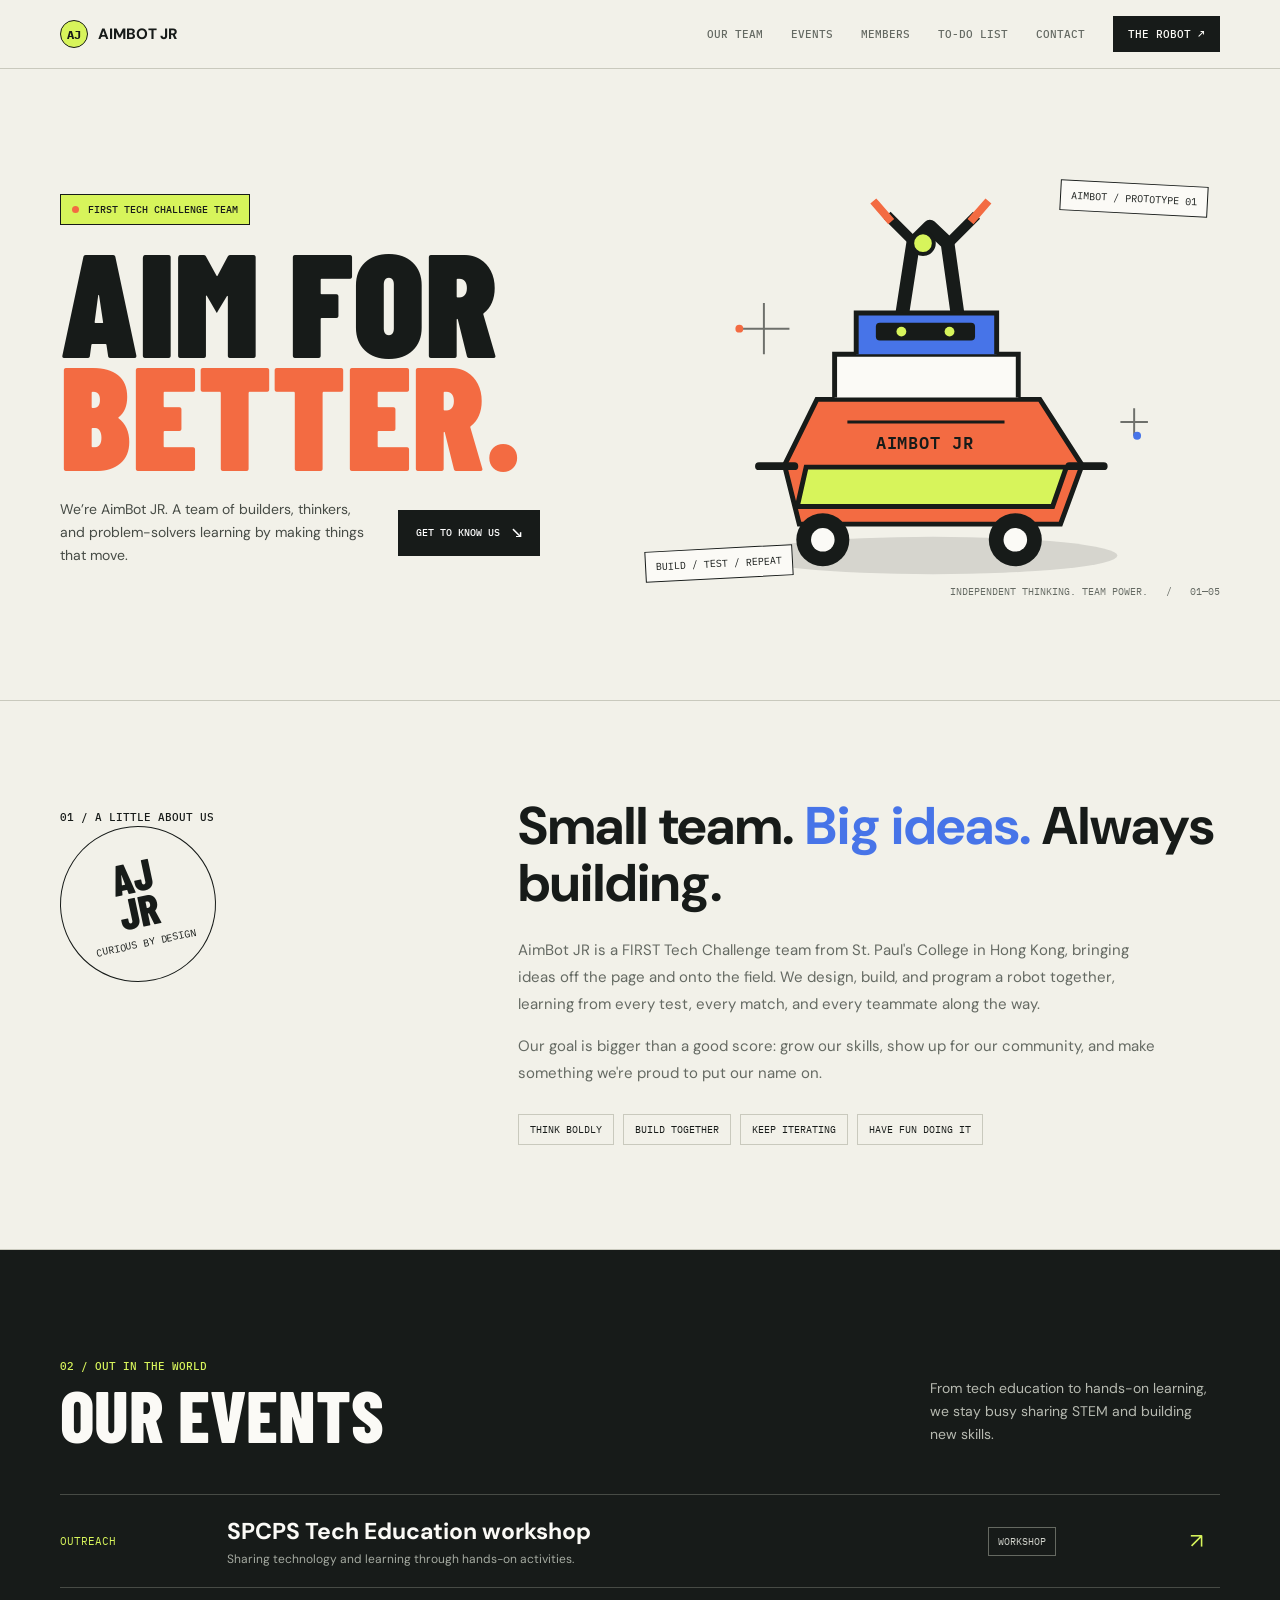
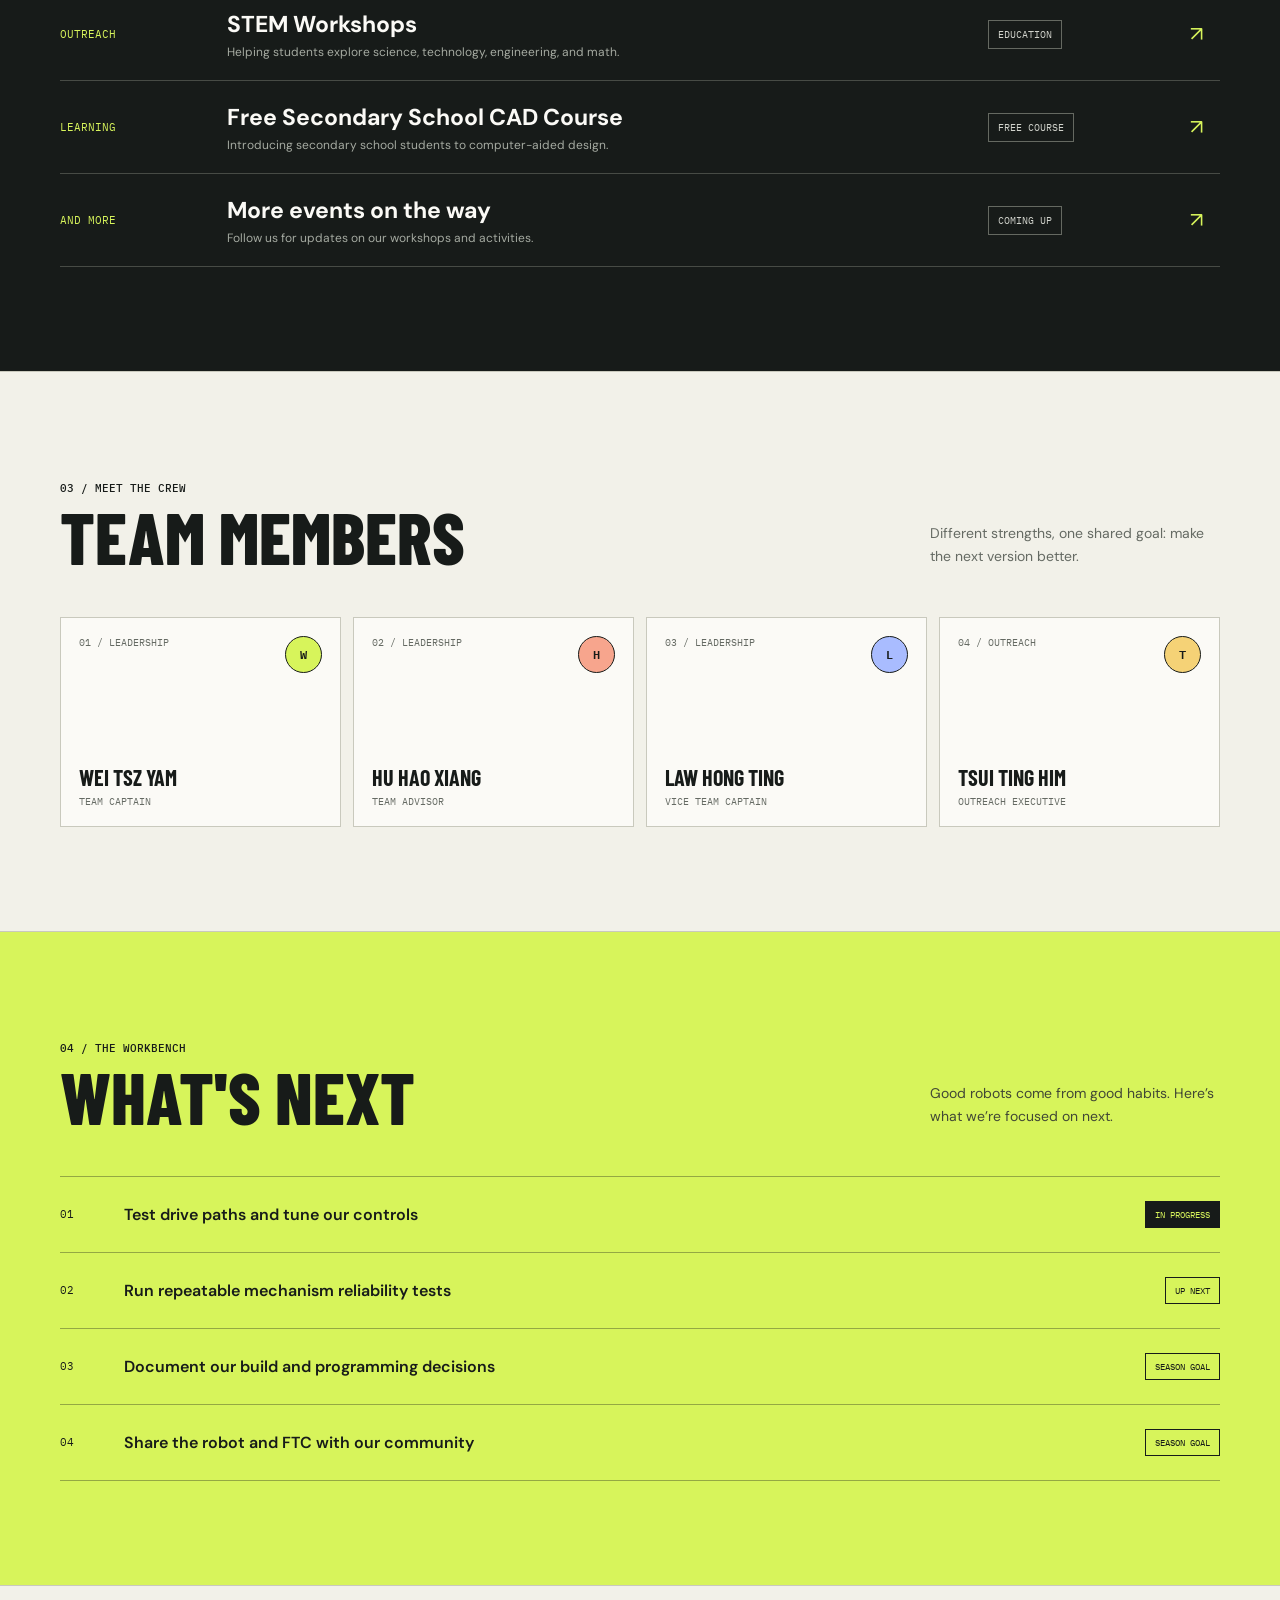
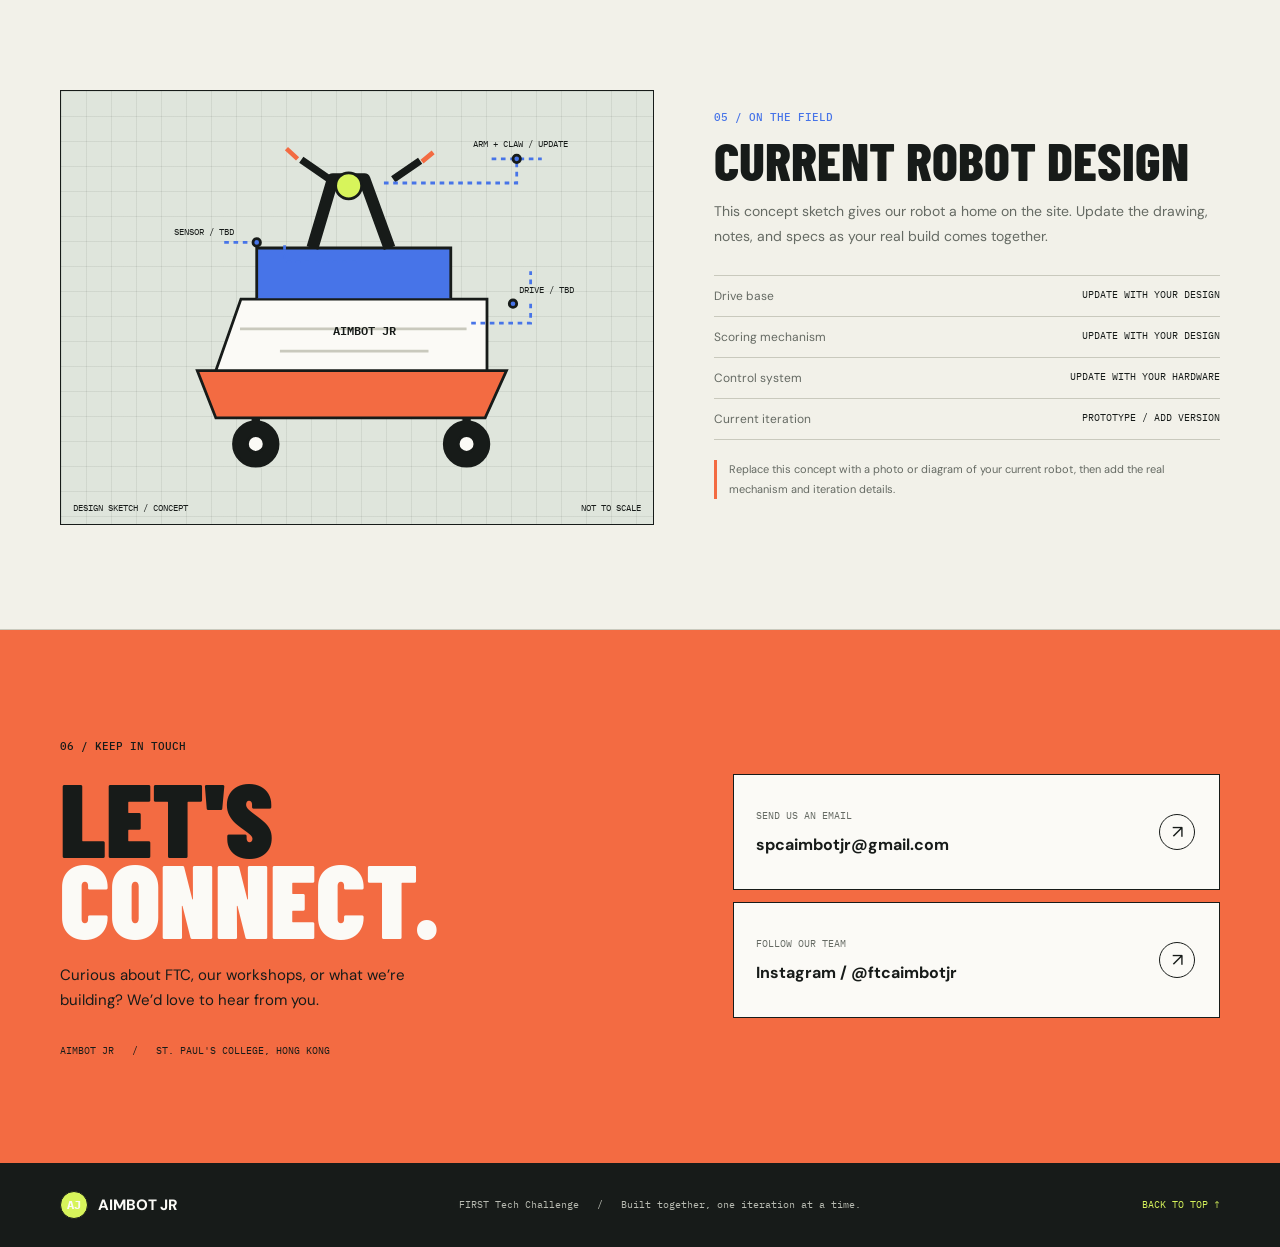
<file: FTC Website/index.html>
<!DOCTYPE html>
<html lang="en">
<head>
	<meta charset="UTF-8">
	<meta name="viewport" content="width=device-width, initial-scale=1.0">
	<meta name="theme-color" content="#f2f1e9">
	<meta name="description" content="Meet AimBot JR, a FIRST Tech Challenge team building, learning, and competing together.">
	<title>AimBot JR — Built to make the shot</title>
	<link rel="preconnect" href="https://fonts.googleapis.com">
	<link rel="preconnect" href="https://fonts.gstatic.com" crossorigin>
	<link href="https://fonts.googleapis.com/css2?family=Barlow+Condensed:wght@600;700;800;900&family=DM+Sans:wght@400;500;600;700&family=IBM+Plex+Mono:wght@400;500;600&display=swap" rel="stylesheet">
	<style>
		:root {
			--paper: #f2f1e9;
			--ink: #171b19;
			--muted: #656a63;
			--line: #c9c9bd;
			--lime: #d7f45b;
			--orange: #f36b42;
			--blue: #4774e8;
			--white: #fbfaf6;
			--mono: 'IBM Plex Mono', monospace;
			--sans: 'DM Sans', sans-serif;
			--display: 'Barlow Condensed', Impact, sans-serif;
		}

		*, *::before, *::after { box-sizing: border-box; }
		html { scroll-behavior: smooth; scroll-padding-top: 82px; }
		body { margin: 0; background: var(--paper); color: var(--ink); font-family: var(--sans); }
		a { color: inherit; }
		button { font: inherit; }
		.wrap { width: min(1160px, calc(100% - 48px)); margin-inline: auto; }
		.eyebrow { font: 500 11px/1.4 var(--mono); letter-spacing: 0; text-transform: uppercase; }
		.section { padding: 104px 0; border-top: 1px solid var(--line); }
		.section-head { display: flex; align-items: end; justify-content: space-between; gap: 24px; margin-bottom: 48px; }
		.section-head h2 { margin: 8px 0 0; font: 800 clamp(44px, 6vw, 72px)/.88 var(--display); letter-spacing: 0; text-transform: uppercase; }
		.section-head p { max-width: 290px; margin: 0; color: var(--muted); font-size: 14px; line-height: 1.65; }

		.topbar { position: sticky; z-index: 20; top: 0; background: rgba(242, 241, 233, .94); backdrop-filter: blur(12px); border-bottom: 1px solid var(--line); }
		.nav { min-height: 68px; display: flex; align-items: center; justify-content: space-between; gap: 28px; }
		.brand { display: inline-flex; align-items: center; gap: 10px; text-decoration: none; font-weight: 800; font-size: 15px; letter-spacing: 0; white-space: nowrap; }
		.brand-mark { width: 28px; height: 28px; display: grid; place-items: center; background: var(--lime); border: 1px solid var(--ink); border-radius: 50%; font: 700 12px var(--mono); }
		.nav-links { display: flex; align-items: center; gap: 28px; }
		.nav-links a { color: var(--muted); font: 500 11px var(--mono); text-decoration: none; text-transform: uppercase; transition: color .2s ease; }
		.nav-links a:hover, .nav-links a:focus-visible { color: var(--ink); }
		.nav-cta { padding: 11px 15px; background: var(--ink); color: var(--white) !important; }
		.menu-toggle { display: none; width: 40px; height: 40px; padding: 10px; border: 1px solid var(--ink); background: transparent; cursor: pointer; }
		.menu-toggle span { display: block; height: 2px; margin: 4px 0; background: var(--ink); }

		.hero { position: relative; overflow: hidden; min-height: 615px; display: grid; align-items: center; padding: 76px 0 84px; background-color: var(--paper); background-image: radial-gradient(#8b8d7f 0.65px, transparent .65px); background-size: 18px 18px; }
		.hero::after { position: absolute; inset: 0; content: ''; pointer-events: none; background: linear-gradient(90deg, var(--paper) 0%, rgba(242,241,233,.96) 36%, rgba(242,241,233,.36) 100%); }
		.hero-inner { position: relative; z-index: 1; display: grid; grid-template-columns: 1fr .9fr; align-items: center; gap: 24px; }
		.hero-copy { position: relative; z-index: 2; }
		.hero-tag { display: inline-flex; align-items: center; gap: 9px; margin-bottom: 18px; padding: 8px 11px; background: var(--lime); border: 1px solid var(--ink); font: 500 10px var(--mono); text-transform: uppercase; }
		.live-dot { width: 7px; height: 7px; border-radius: 50%; background: var(--orange); }
		.hero h1 { max-width: 660px; margin: 0; font: 900 clamp(76px, 12vw, 148px)/.76 var(--display); letter-spacing: 0; text-transform: uppercase; }
		.hero h1 span { display: block; color: var(--orange); }
		.hero-bottom { display: flex; align-items: center; gap: 28px; margin-top: 30px; }
		.hero-bottom p { max-width: 310px; margin: 0; color: #464b45; font-size: 14px; line-height: 1.65; }
		.button { display: inline-flex; align-items: center; justify-content: center; gap: 12px; min-height: 46px; padding: 0 17px; border: 1px solid var(--ink); background: var(--ink); color: white; font: 500 10px var(--mono); text-decoration: none; text-transform: uppercase; transition: transform .2s ease, background .2s ease; }
		.button:hover { transform: translateY(-2px); background: var(--blue); }
		.button .arrow { font-size: 17px; line-height: 0; }
		.hero-art { position: relative; min-width: 0; margin-left: -55px; }
		.hero-art svg { display: block; width: min(100%, 550px); height: auto; margin: auto; overflow: visible; }
		.art-label { position: absolute; padding: 8px 10px; background: var(--white); border: 1px solid var(--ink); font: 10px var(--mono); text-transform: uppercase; }
		.art-label.top { top: 8%; right: 2%; transform: rotate(3deg); }
		.art-label.bottom { bottom: 8%; left: 3%; transform: rotate(-3deg); }
		.hero-index { position: absolute; z-index: 2; right: 0; bottom: 18px; color: var(--muted); font: 10px var(--mono); }

		.intro-grid { display: grid; grid-template-columns: .7fr 1.3fr; gap: 80px; }
		.intro-stamp { display: grid; place-content: center; width: 156px; aspect-ratio: 1; border: 1px solid var(--ink); border-radius: 50%; transform: rotate(-12deg); text-align: center; }
		.intro-stamp strong { font: 800 43px/.8 var(--display); text-transform: uppercase; }
		.intro-stamp span { margin-top: 10px; font: 10px var(--mono); text-transform: uppercase; }
		.intro-copy h2 { max-width: 750px; margin: -7px 0 25px; font: 700 clamp(32px, 4.2vw, 53px)/1.07 var(--sans); letter-spacing: 0; }
		.intro-copy h2 em { color: var(--blue); font-style: normal; }
		.intro-copy > p { max-width: 640px; color: var(--muted); font-size: 15px; line-height: 1.8; }
		.principles { display: flex; flex-wrap: wrap; gap: 9px; margin-top: 27px; }
		.principles span { padding: 8px 11px; border: 1px solid var(--line); font: 10px var(--mono); text-transform: uppercase; }

		.events { background: var(--ink); color: var(--white); }
		.events .section-head p { color: #b7bab1; }
		.events .eyebrow { color: var(--lime); }
		.event-list { border-top: 1px solid #474b45; }
		.event-row { display: grid; grid-template-columns: 145px 1fr 180px 30px; align-items: center; gap: 22px; min-height: 93px; border-bottom: 1px solid #474b45; }
		a.event-row { color: inherit; text-decoration: none; }
		a.event-row:hover h3 { color: var(--lime); }
		a.event-row:focus-visible { outline: 2px solid var(--lime); outline-offset: 4px; }
		.event-date { color: var(--lime); font: 11px var(--mono); text-transform: uppercase; }
		.event-row h3 { margin: 0; font: 700 23px var(--sans); letter-spacing: 0; }
		.event-row p { margin: 5px 0 0; color: #a5aaa1; font-size: 12px; }
		.event-type { justify-self: start; padding: 7px 9px; border: 1px solid #656961; color: #d0d2cb; font: 10px var(--mono); text-transform: uppercase; }
		.event-arrow { color: var(--lime); font-size: 21px; }
		.contact { background: var(--orange); color: var(--ink); }
		.contact-layout { display: grid; grid-template-columns: 1fr .82fr; align-items: center; gap: 80px; }
		.contact-copy .eyebrow { display: inline-block; margin-bottom: 22px; }
		.contact-copy h2 { margin: 0; font: 900 104px/.78 var(--display); text-transform: uppercase; }
		.contact-copy h2 span { color: var(--white); }
		.contact-intro { max-width: 390px; margin: 24px 0; font-size: 15px; line-height: 1.7; }
		.contact-school { font: 10px var(--mono); text-transform: uppercase; }
		.contact-links { display: grid; gap: 12px; }
		.contact-link { display: grid; grid-template-columns: 1fr 38px; align-items: center; gap: 14px; min-height: 116px; padding: 20px 22px; border: 1px solid var(--ink); background: var(--white); color: var(--ink); text-decoration: none; transition: background .2s ease, transform .2s ease; }
		.contact-link:hover { transform: translateX(5px); background: var(--lime); }
		.contact-label { display: block; margin-bottom: 12px; color: var(--muted); font: 10px var(--mono); text-transform: uppercase; }
		.contact-value { display: block; font-size: 16px; font-weight: 700; overflow-wrap: anywhere; }
		.contact-arrow { display: grid; place-items: center; width: 36px; height: 36px; border: 1px solid var(--ink); border-radius: 50%; font-size: 18px; }

		.team-grid { display: grid; grid-template-columns: repeat(4, 1fr); gap: 12px; }
		.member { min-height: 210px; display: flex; flex-direction: column; justify-content: space-between; padding: 18px; background: var(--white); border: 1px solid var(--line); transition: transform .2s ease, border-color .2s ease; }
		.member:hover { transform: translateY(-4px); border-color: var(--ink); }
		.member-top { display: flex; justify-content: space-between; align-items: start; }
		.member-number { color: var(--muted); font: 10px var(--mono); }
		.member-icon { display: grid; place-items: center; width: 37px; height: 37px; background: var(--lime); border: 1px solid var(--ink); border-radius: 50%; font: 600 12px var(--mono); }
		.member:nth-child(2) .member-icon { background: #f7a58d; }
		.member:nth-child(3) .member-icon { background: #a9bcff; }
		.member:nth-child(4) .member-icon { background: #f5d276; }
		.member h3 { margin: 0 0 5px; font: 700 22px var(--display); letter-spacing: 0; text-transform: uppercase; }
		.member p { margin: 0; color: var(--muted); font: 10px var(--mono); text-transform: uppercase; }
		.team-note { margin: 22px 0 0; color: var(--muted); font-size: 12px; line-height: 1.6; }

		.tasks { background: var(--lime); }
		.tasks .section-head p { color: #414735; }
		.task-list { border-top: 1px solid rgba(23,27,25,.35); }
		.task-row { display: grid; grid-template-columns: 44px 1fr auto; align-items: center; gap: 20px; min-height: 76px; border-bottom: 1px solid rgba(23,27,25,.35); }
		.task-number { font: 11px var(--mono); }
		.task-row h3 { margin: 0; font-size: 16px; font-weight: 600; }
		.task-status { padding: 7px 9px; border: 1px solid var(--ink); font: 9px var(--mono); text-transform: uppercase; }
		.task-status.now { background: var(--ink); color: var(--lime); }

		.robot-grid { display: grid; grid-template-columns: 1.08fr .92fr; gap: 60px; align-items: center; }
		.robot-panel { position: relative; display: grid; place-items: center; min-height: 435px; padding: 25px; overflow: hidden; background: #dfe5dc; border: 1px solid var(--ink); background-image: linear-gradient(rgba(23,27,25,.07) 1px, transparent 1px), linear-gradient(90deg, rgba(23,27,25,.07) 1px, transparent 1px); background-size: 25px 25px; }
		.robot-panel svg { position: relative; z-index: 1; width: min(100%, 520px); height: auto; }
		.robot-caption { position: absolute; right: 12px; bottom: 11px; left: 12px; display: flex; justify-content: space-between; gap: 10px; font: 9px var(--mono); text-transform: uppercase; }
		.robot-copy .eyebrow { color: var(--blue); }
		.robot-copy h2 { margin: 10px 0 15px; font: 800 54px/.9 var(--display); letter-spacing: 0; text-transform: uppercase; }
		.robot-copy > p { color: var(--muted); font-size: 14px; line-height: 1.75; }
		.spec-list { margin: 27px 0 20px; border-top: 1px solid var(--line); }
		.spec { display: flex; justify-content: space-between; gap: 20px; padding: 12px 0; border-bottom: 1px solid var(--line); font-size: 12px; }
		.spec span:first-child { color: var(--muted); }
		.spec span:last-child { font: 10px var(--mono); text-align: right; text-transform: uppercase; }
		.placeholder-note { padding-left: 12px; border-left: 3px solid var(--orange); color: var(--muted); font-size: 11px !important; }

		footer { padding: 28px 0; background: var(--ink); color: var(--white); }
		.footer-inner { display: flex; align-items: center; justify-content: space-between; gap: 20px; }
		.footer-inner p { margin: 0; color: #b7bab1; font: 10px var(--mono); }
		.back-top { color: var(--lime); font: 10px var(--mono); text-decoration: none; text-transform: uppercase; }
		.reveal { opacity: 0; transform: translateY(18px); transition: opacity .65s ease, transform .65s ease; }
		.reveal.visible { opacity: 1; transform: translateY(0); }
		@media (prefers-reduced-motion: reduce) { *, *::before, *::after { scroll-behavior: auto !important; transition-duration: .01ms !important; animation-duration: .01ms !important; } .reveal { opacity: 1; transform: none; } }

		@media (max-width: 800px) {
			.wrap { width: min(100% - 36px, 600px); }
			.section { padding: 76px 0; }
			.menu-toggle { display: block; }
			.nav-links { position: absolute; top: 68px; right: 0; left: 0; display: none; flex-direction: column; align-items: stretch; gap: 0; padding: 8px 18px 16px; background: var(--paper); border-bottom: 1px solid var(--line); }
			.nav-links.open { display: flex; }
			.nav-links a { padding: 14px 0; border-bottom: 1px solid var(--line); }
			.nav-links .nav-cta { margin-top: 10px; padding: 12px; text-align: center; }
			.hero { min-height: auto; padding: 67px 0 62px; }
			.hero-inner { grid-template-columns: 1fr; gap: 0; }
			.hero h1 { font-size: clamp(80px, 18vw, 130px); }
			.hero-bottom { align-items: flex-start; flex-direction: column; gap: 17px; }
			.hero-art { width: min(100%, 480px); margin: -5px auto -18px; }
			.hero-art svg { width: 90%; }
			.hero-index { right: 0; bottom: 4px; }
			.intro-grid { grid-template-columns: 1fr; gap: 34px; }
			.intro-stamp { width: 105px; }
			.intro-stamp strong { font-size: 32px; }
			.team-grid { grid-template-columns: repeat(2, 1fr); }
			.member { min-height: 175px; }
			.robot-grid { grid-template-columns: 1fr; gap: 38px; }
			.robot-panel { min-height: 340px; }
			.section-head { align-items: flex-start; flex-direction: column; margin-bottom: 34px; }
		}
		@media (max-width: 520px) {
			.event-row { grid-template-columns: 75px 1fr 22px; gap: 12px; padding: 15px 0; }
			.event-date { font-size: 9px; }
			.event-row h3 { font-size: 18px; }
			.event-row p { font-size: 11px; }
			.event-type { display: none; }
			.contact-layout { grid-template-columns: 1fr; gap: 32px; }
			.contact-copy h2 { font-size: 72px; }
			.contact-link { min-height: 96px; padding: 16px; }
			.task-row { grid-template-columns: 28px 1fr; gap: 12px; padding: 13px 0; }
			.task-status { grid-column: 2; justify-self: start; }
			.robot-panel { min-height: 270px; padding: 14px; }
			.robot-copy h2 { font-size: 47px; }
			.footer-inner { align-items: flex-start; flex-direction: column; }
		}
	</style>
</head>
<body>
	<header class="topbar">
		<nav class="nav wrap" aria-label="Main navigation">
			<a class="brand" href="#home" aria-label="AimBot JR home"><span class="brand-mark">AJ</span> AIMBOT JR</a>
			<button class="menu-toggle" type="button" aria-label="Open navigation" aria-expanded="false" aria-controls="nav-links"><span></span><span></span><span></span></button>
			<div class="nav-links" id="nav-links">
				<a href="#about">Our team</a>
				<a href="#events">Events</a>
				<a href="#members">Members</a>
				<a href="#tasks">To-do list</a>
				<a href="#contact">Contact</a>
				<a class="nav-cta" href="#robot">The robot <span aria-hidden="true">↗</span></a>
			</div>
		</nav>
	</header>

	<main>
		<section class="hero" id="home">
			<div class="wrap hero-inner">
				<div class="hero-copy">
					<div class="hero-tag"><span class="live-dot"></span> FIRST Tech Challenge team</div>
					<h1>Aim for <span>better.</span></h1>
					<div class="hero-bottom">
						<p>We’re AimBot JR. A team of builders, thinkers, and problem-solvers learning by making things that move.</p>
						<a class="button" href="#about">Get to know us <span class="arrow" aria-hidden="true">↘</span></a>
					</div>
				</div>
				<div class="hero-art" aria-label="Illustration of the AimBot JR robot concept">
					<span class="art-label top">AimBot / prototype 01</span>
					<svg viewBox="0 0 560 480" role="img" aria-labelledby="hero-svg-title">
						<title id="hero-svg-title">AimBot JR's illustrated competition robot concept</title>
						<ellipse cx="290" cy="418" rx="188" ry="19" fill="#171b19" opacity=".13"/>
						<path d="M139 326 172 259h227l43 67-22 60H154z" fill="#f36b42" stroke="#171b19" stroke-width="5"/>
						<path d="M161 328h265l-14 40H152z" fill="#d7f45b" stroke="#171b19" stroke-width="5"/>
						<path d="M190 257V213h187v44" fill="#fbfaf6" stroke="#171b19" stroke-width="5"/>
						<path d="M212 213v-42h143v42" fill="#4774e8" stroke="#171b19" stroke-width="5"/>
						<rect x="232" y="181" width="101" height="18" rx="4" fill="#171b19"/>
						<circle cx="258" cy="190" r="5" fill="#d7f45b"/><circle cx="307" cy="190" r="5" fill="#d7f45b"/>
						<path d="m259 171 11-71 17-17 18 17 10 71" fill="none" stroke="#171b19" stroke-width="14" stroke-linejoin="round"/>
						<path d="m273 101-26-26m58 26 26-26" stroke="#171b19" stroke-width="10" stroke-linecap="square"/>
						<path d="m245 75-13-15m99 15 13-15" stroke="#f36b42" stroke-width="8" stroke-linecap="square"/>
						<circle cx="280" cy="100" r="11" fill="#d7f45b" stroke="#171b19" stroke-width="4"/>
						<path d="M149 327h-36m316 0h35M178 382v19m194-19v19" stroke="#171b19" stroke-width="8" stroke-linecap="round"/>
						<circle cx="178" cy="402" r="27" fill="#171b19"/><circle cx="178" cy="402" r="12" fill="#fbfaf6"/>
						<circle cx="374" cy="402" r="27" fill="#171b19"/><circle cx="374" cy="402" r="12" fill="#fbfaf6"/>
						<path d="M203 282h160" stroke="#171b19" stroke-width="3"/>
						<text x="282" y="310" text-anchor="middle" fill="#171b19" font-family="IBM Plex Mono,monospace" font-size="17" font-weight="600" letter-spacing="1">AIMBOT JR</text>
						<path d="M93 187h51m-26-26v52m363 69h28m-14-14v28" stroke="#171b19" stroke-width="2" opacity=".6"/>
						<circle cx="93" cy="187" r="4" fill="#f36b42"/><circle cx="498" cy="296" r="4" fill="#4774e8"/>
					</svg>
					<span class="art-label bottom">Build / test / repeat</span>
				</div>
				<span class="hero-index">INDEPENDENT THINKING. TEAM POWER. &nbsp; / &nbsp; 01—05</span>
			</div>
		</section>

		<section class="section" id="about">
			<div class="wrap intro-grid reveal">
				<div><span class="eyebrow">01 / A little about us</span><div class="intro-stamp" aria-label="AimBot Junior, FTC team"><strong>AJ<br>JR</strong><span>Curious by design</span></div></div>
				<div class="intro-copy">
					<h2>Small team. <em>Big ideas.</em> Always building.</h2>
					<p>AimBot JR is a FIRST Tech Challenge team from St. Paul's College in Hong Kong, bringing ideas off the page and onto the field. We design, build, and program a robot together, learning from every test, every match, and every teammate along the way.</p>
					<p>Our goal is bigger than a good score: grow our skills, show up for our community, and make something we're proud to put our name on.</p>
					<div class="principles"><span>Think boldly</span><span>Build together</span><span>Keep iterating</span><span>Have fun doing it</span></div>
				</div>
			</div>
		</section>

		<section class="section events" id="events">
			<div class="wrap">
				<div class="section-head reveal"><div><span class="eyebrow">02 / Out in the world</span><h2>Our events</h2></div><p>From tech education to hands-on learning, we stay busy sharing STEM and building new skills.</p></div>
				<div class="event-list reveal">
					<a class="event-row" href="spcps-tech-workshop.html"><span class="event-date">Outreach</span><div><h3>SPCPS Tech Education workshop</h3><p>Sharing technology and learning through hands-on activities.</p></div><span class="event-type">Workshop</span><span class="event-arrow" aria-hidden="true">↗</span></a>
					<a class="event-row" href="stem-workshops.html"><span class="event-date">Outreach</span><div><h3>STEM Workshops</h3><p>Helping students explore science, technology, engineering, and math.</p></div><span class="event-type">Education</span><span class="event-arrow" aria-hidden="true">↗</span></a>
					<a class="event-row" href="secondary-school-cad-course.html"><span class="event-date">Learning</span><div><h3>Free Secondary School CAD Course</h3><p>Introducing secondary school students to computer-aided design.</p></div><span class="event-type">Free course</span><span class="event-arrow" aria-hidden="true">↗</span></a>
					<article class="event-row"><span class="event-date">And more</span><div><h3>More events on the way</h3><p>Follow us for updates on our workshops and activities.</p></div><span class="event-type">Coming up</span><span class="event-arrow" aria-hidden="true">↗</span></article>
				</div>
			</div>
		</section>

		<section class="section" id="members">
			<div class="wrap">
				<div class="section-head reveal"><div><span class="eyebrow">03 / Meet the crew</span><h2>Team members</h2></div><p>Different strengths, one shared goal: make the next version better.</p></div>
				<div class="team-grid reveal">
					<article class="member"><div class="member-top"><span class="member-number">01 / LEADERSHIP</span><span class="member-icon">W</span></div><div><h3>Wei Tsz Yam</h3><p>Team Captain</p></div></article>
					<article class="member"><div class="member-top"><span class="member-number">02 / LEADERSHIP</span><span class="member-icon">H</span></div><div><h3>Hu Hao Xiang</h3><p>Team Advisor</p></div></article>
					<article class="member"><div class="member-top"><span class="member-number">03 / LEADERSHIP</span><span class="member-icon">L</span></div><div><h3>Law Hong Ting</h3><p>Vice Team Captain</p></div></article>
					<article class="member"><div class="member-top"><span class="member-number">04 / OUTREACH</span><span class="member-icon">T</span></div><div><h3>Tsui Ting Him</h3><p>Outreach Executive</p></div></article>
				</div>
			</div>
		</section>

		<section class="section tasks" id="tasks">
			<div class="wrap">
				<div class="section-head reveal"><div><span class="eyebrow">04 / The workbench</span><h2>What's next</h2></div><p>Good robots come from good habits. Here’s what we’re focused on next.</p></div>
				<div class="task-list reveal">
					<article class="task-row"><span class="task-number">01</span><h3>Test drive paths and tune our controls</h3><span class="task-status now">In progress</span></article>
					<article class="task-row"><span class="task-number">02</span><h3>Run repeatable mechanism reliability tests</h3><span class="task-status">Up next</span></article>
					<article class="task-row"><span class="task-number">03</span><h3>Document our build and programming decisions</h3><span class="task-status">Season goal</span></article>
					<article class="task-row"><span class="task-number">04</span><h3>Share the robot and FTC with our community</h3><span class="task-status">Season goal</span></article>
				</div>
			</div>
		</section>

		<section class="section" id="robot">
			<div class="wrap robot-grid">
				<div class="robot-panel reveal">
					<svg viewBox="0 0 560 380" role="img" aria-labelledby="robot-svg-title">
						<title id="robot-svg-title">Annotated concept drawing of a competition robot chassis, arm, and claw</title>
						<g fill="none" stroke="#171b19" stroke-width="3">
							<path d="M108 258h333l-23 51H128z" fill="#f36b42"/>
							<path d="M128 258h292v-77H155l-27 77z" fill="#fbfaf6"/>
							<path d="M172 180v-54h209v54" fill="#4774e8"/>
							<path d="M232 126 254 52h34l27 74" stroke-width="13" stroke-linejoin="round"/>
							<circle cx="271" cy="59" r="14" fill="#d7f45b"/>
							<path d="m252 53-32-22m99 21 29-20" stroke-width="8"/>
							<path d="m216 30-12-11m146 14 12-10" stroke="#f36b42" stroke-width="5"/>
							<path d="M171 308v17m227-17v17" stroke-width="9"/>
							<circle cx="171" cy="337" r="24" fill="#171b19"/><circle cx="171" cy="337" r="9" fill="#fbfaf6"/>
							<circle cx="398" cy="337" r="24" fill="#171b19"/><circle cx="398" cy="337" r="9" fill="#fbfaf6"/>
							<path d="M154 213h244M197 237h160" stroke="#c9c9bd"/>
							<path d="M309 56h143v-26m-27 0h54M279 141h-77v-21m-30 0h-39m270 87h64v-26m0-16v-14" stroke="#4774e8" stroke-dasharray="5 5"/>
							<circle cx="452" cy="30" r="4" fill="#4774e8"/><circle cx="172" cy="120" r="4" fill="#4774e8"/><circle cx="448" cy="186" r="4" fill="#4774e8"/>
						</g>
						<g fill="#171b19" font-family="IBM Plex Mono,monospace" font-size="10">
							<text x="405" y="17">ARM + CLAW / UPDATE</text>
							<text x="83" y="112">SENSOR / TBD</text>
							<text x="454" y="175">DRIVE / TBD</text>
							<text x="254" y="220" font-size="13" font-weight="600">AIMBOT JR</text>
						</g>
					</svg>
					<div class="robot-caption"><span>Design sketch / concept</span><span>Not to scale</span></div>
				</div>
				<div class="robot-copy reveal">
					<span class="eyebrow">05 / On the field</span>
					<h2>Current robot design</h2>
					<p>This concept sketch gives our robot a home on the site. Update the drawing, notes, and specs as your real build comes together.</p>
					<div class="spec-list">
						<div class="spec"><span>Drive base</span><span>Update with your design</span></div>
						<div class="spec"><span>Scoring mechanism</span><span>Update with your design</span></div>
						<div class="spec"><span>Control system</span><span>Update with your hardware</span></div>
						<div class="spec"><span>Current iteration</span><span>Prototype / add version</span></div>
					</div>
					<p class="placeholder-note">Replace this concept with a photo or diagram of your current robot, then add the real mechanism and iteration details.</p>
				</div>
			</div>
		</section>

		<section class="section contact" id="contact">
			<div class="wrap contact-layout">
				<div class="contact-copy reveal"><span class="eyebrow">06 / Keep in touch</span><h2>Let's<br><span>connect.</span></h2><p class="contact-intro">Curious about FTC, our workshops, or what we’re building? We’d love to hear from you.</p><span class="contact-school">AimBot JR &nbsp; / &nbsp; St. Paul's College, Hong Kong</span></div>
				<div class="contact-links reveal">
					<a class="contact-link" href="mailto:spcaimbotjr@gmail.com"><span><span class="contact-label">Send us an email</span><span class="contact-value">spcaimbotjr@gmail.com</span></span><span class="contact-arrow" aria-hidden="true">↗</span></a>
					<a class="contact-link" href="https://www.instagram.com/ftcaimbotjr?cplk=emVzN3o5eDU5bTFq" target="_blank" rel="noopener noreferrer"><span><span class="contact-label">Follow our team</span><span class="contact-value">Instagram / @ftcaimbotjr</span></span><span class="contact-arrow" aria-hidden="true">↗</span></a>
				</div>
			</div>
		</section>
	</main>

	<footer><div class="wrap footer-inner"><a class="brand" href="#home"><span class="brand-mark">AJ</span> AIMBOT JR</a><p>FIRST Tech Challenge &nbsp; / &nbsp; Built together, one iteration at a time.</p><a class="back-top" href="#home">Back to top ↑</a></div></footer>

	<script>
		const menuButton = document.querySelector('.menu-toggle');
		const navLinks = document.querySelector('.nav-links');

		menuButton.addEventListener('click', () => {
			const isOpen = menuButton.getAttribute('aria-expanded') === 'true';
			menuButton.setAttribute('aria-expanded', String(!isOpen));
			menuButton.setAttribute('aria-label', isOpen ? 'Open navigation' : 'Close navigation');
			navLinks.classList.toggle('open', !isOpen);
		});

		navLinks.addEventListener('click', (event) => {
			if (event.target.closest('a')) {
				menuButton.setAttribute('aria-expanded', 'false');
				menuButton.setAttribute('aria-label', 'Open navigation');
				navLinks.classList.remove('open');
			}
		});

		const observer = new IntersectionObserver((entries) => {
			entries.forEach((entry) => {
				if (entry.isIntersecting) {
					entry.target.classList.add('visible');
					observer.unobserve(entry.target);
				}
			});
		}, { threshold: 0.12 });

		document.querySelectorAll('.reveal').forEach((item) => observer.observe(item));
	</script>
</body>
</html>
</file>
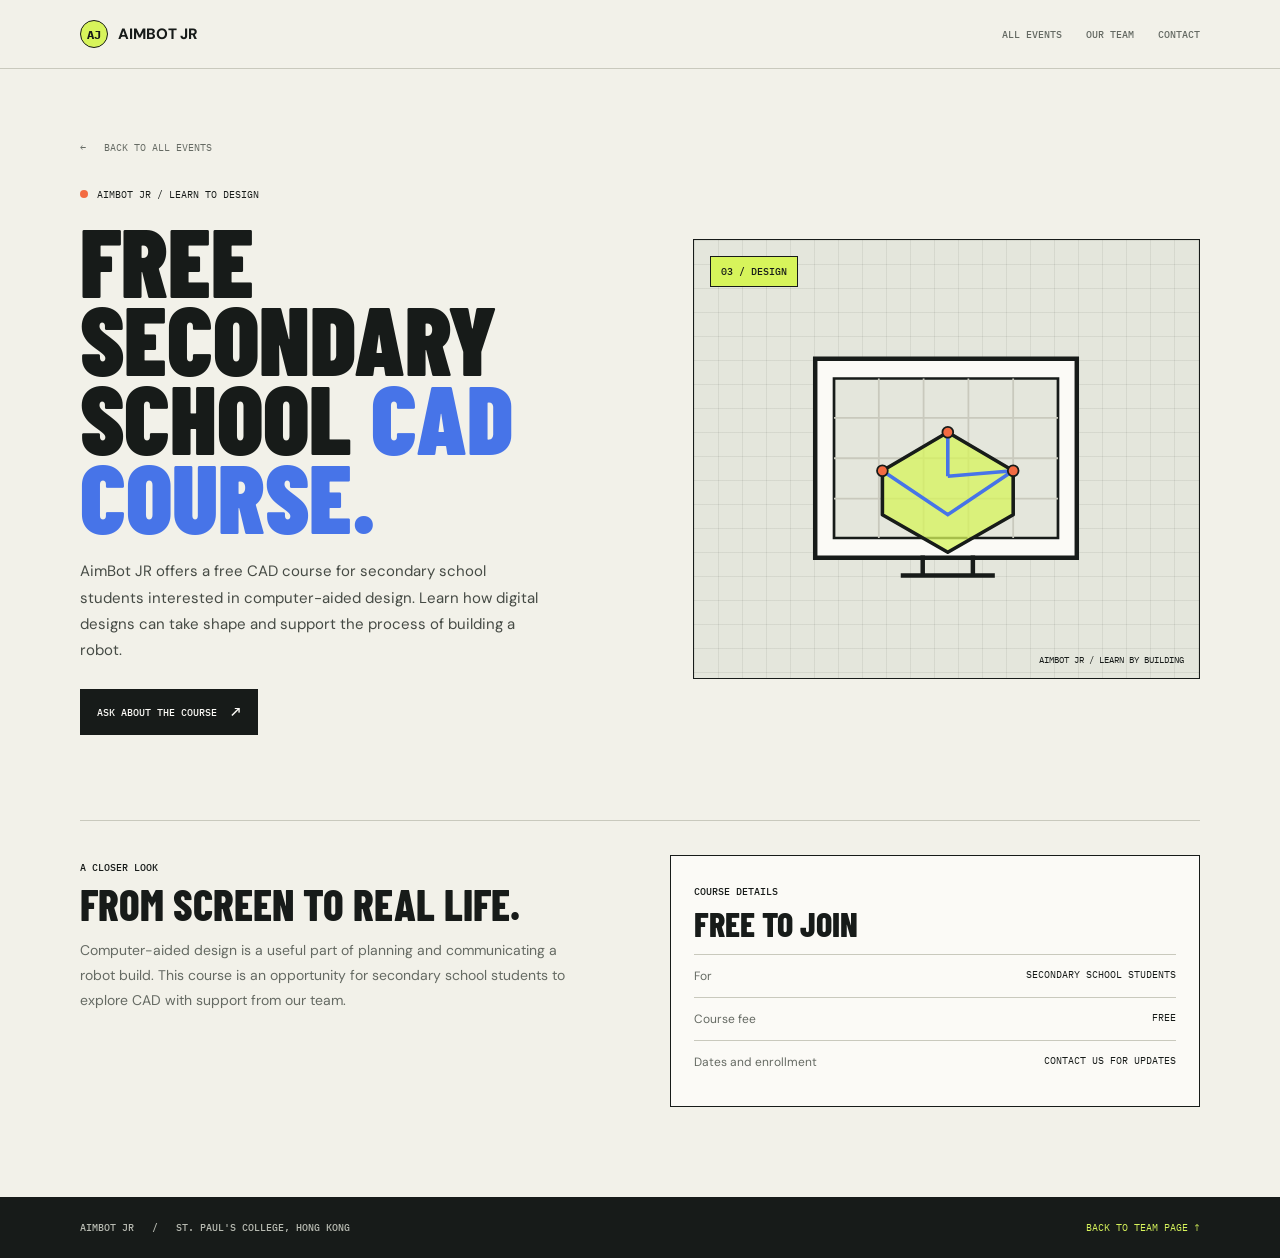
<file: FTC Website/secondary-school-cad-course.html>
<!DOCTYPE html>
<html lang="en">
<head>
	<meta charset="UTF-8">
	<meta name="viewport" content="width=device-width, initial-scale=1.0">
	<meta name="description" content="AimBot JR's free CAD course for secondary school students. Contact the team for current course information.">
	<meta name="theme-color" content="#f2f1e9">
	<title>Free Secondary School CAD Course — AimBot JR</title>
	<link rel="stylesheet" href="event-pages.css">
</head>
<body>
	<header class="topbar">
		<nav class="nav wrap" aria-label="Main navigation">
			<a class="brand" href="index.html"><span class="brand-mark">AJ</span> AIMBOT JR</a>
			<div class="nav-links"><a href="index.html#events">All events</a><a href="index.html#about">Our team</a><a href="index.html#contact">Contact</a></div>
		</nav>
	</header>
	<main class="event-main wrap">
		<a class="crumb" href="index.html#events">← &nbsp; Back to all events</a>
		<section class="event-hero" aria-labelledby="event-title">
			<div>
				<span class="event-kicker">AimBot JR / Learn to design</span>
				<h1 id="event-title">Free Secondary School <span>CAD Course.</span></h1>
				<p class="event-summary">AimBot JR offers a free CAD course for secondary school students interested in computer-aided design. Learn how digital designs can take shape and support the process of building a robot.</p>
				<a class="button" href="mailto:spcaimbotjr@gmail.com?subject=Free%20Secondary%20School%20CAD%20Course">Ask about the course <span aria-hidden="true">↗</span></a>
			</div>
			<div class="event-art">
				<span class="event-tag">03 / Design</span>
				<svg viewBox="0 0 480 360" role="img" aria-labelledby="art-title">
					<title id="art-title">CAD-style wireframe cube shown on a digital design grid</title>
					<path d="M94 69h292v222H94z" fill="#fbfaf6" stroke="#171b19" stroke-width="5"/>
					<path d="M115 91h250v178H115z" fill="#e4e6dc" stroke="#171b19" stroke-width="3"/>
					<path d="M115 135h250m-250 45h250m-250 45h250M165 91v178m50-178v178m50-178v178m50-178v178" stroke="#c9c9bd" stroke-width="2"/>
					<path d="m169 194 73-43 73 43v49l-73 42-73-42z" fill="#d7f45b" fill-opacity=".75" stroke="#171b19" stroke-width="4" stroke-linejoin="round"/>
					<path d="M242 151v49m73-6-73 49-73-49m73 6 73-6" fill="none" stroke="#4774e8" stroke-width="4"/>
					<circle cx="242" cy="151" r="6" fill="#f36b42" stroke="#171b19" stroke-width="2"/>
					<circle cx="169" cy="194" r="6" fill="#f36b42" stroke="#171b19" stroke-width="2"/>
					<circle cx="315" cy="194" r="6" fill="#f36b42" stroke="#171b19" stroke-width="2"/>
					<path d="M214 291v20m56-20v20m-78 0h100" stroke="#171b19" stroke-width="5" stroke-linecap="square"/>
				</svg>
			</div>
		</section>
		<section class="details" aria-label="Course information">
			<div><span class="eyebrow">A closer look</span><h2>From screen to real life.</h2><p>Computer-aided design is a useful part of planning and communicating a robot build. This course is an opportunity for secondary school students to explore CAD with support from our team.</p></div>
			<div class="detail-box"><span class="detail-label">Course details</span><h2>Free to join</h2><div class="detail-row"><span>For</span><span>Secondary school students</span></div><div class="detail-row"><span>Course fee</span><span>Free</span></div><div class="detail-row"><span>Dates and enrollment</span><span>Contact us for updates</span></div></div>
		</section>
	</main>
	<footer><div class="footer wrap"><span class="footer-note">AimBot JR &nbsp; / &nbsp; St. Paul's College, Hong Kong</span><a href="index.html">Back to team page ↑</a></div></footer>
</body>
</html>
</file>
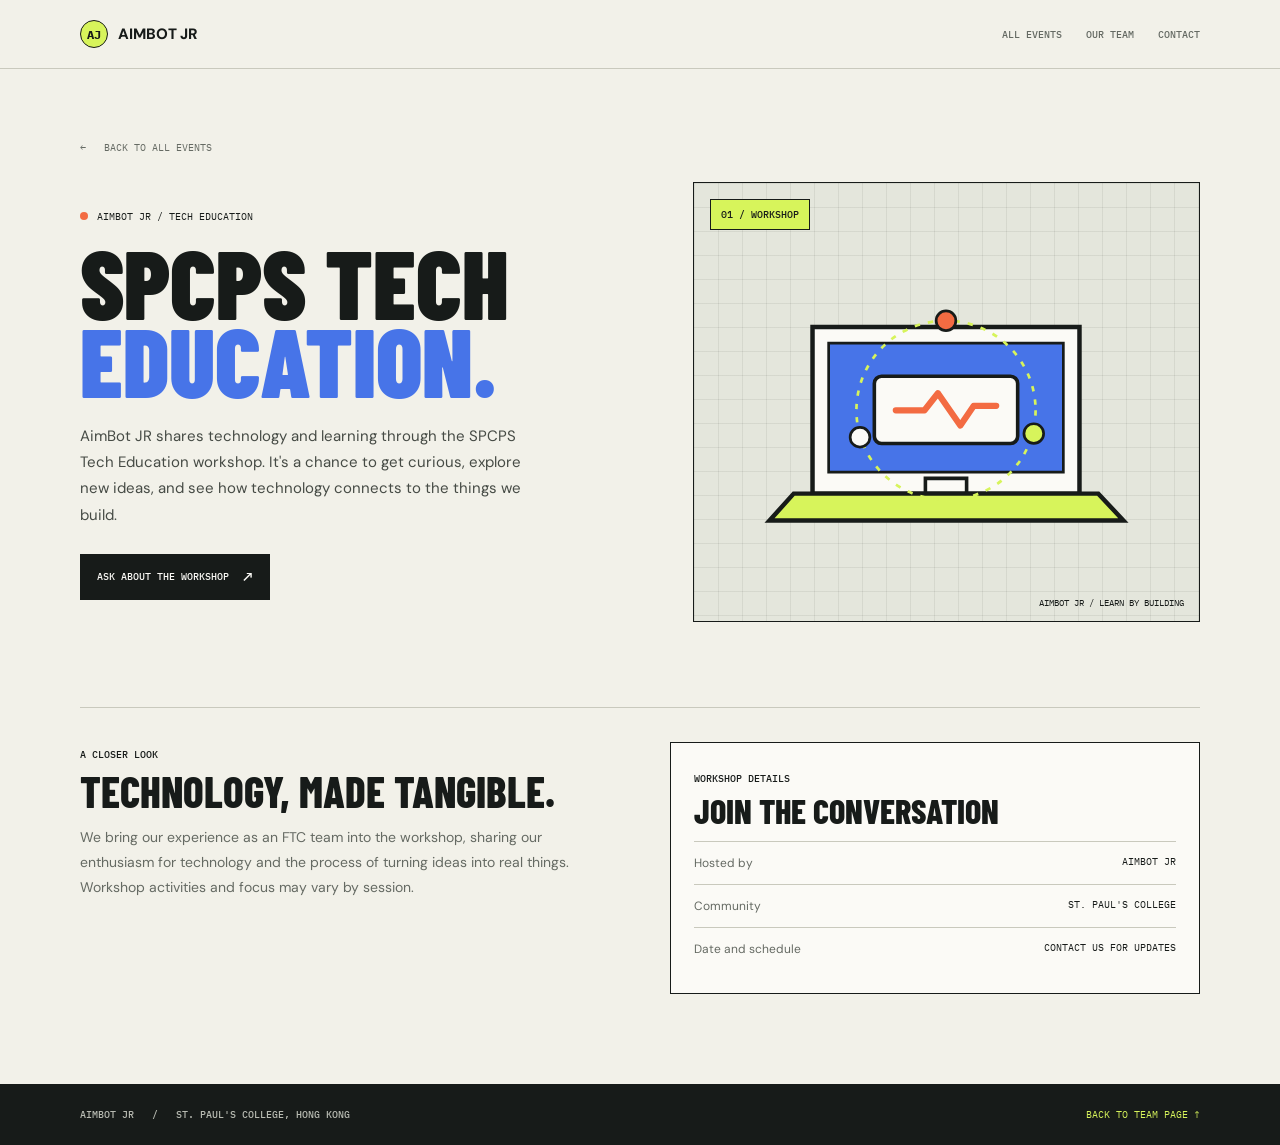
<file: FTC Website/spcps-tech-workshop.html>
<!DOCTYPE html>
<html lang="en">
<head>
	<meta charset="UTF-8">
	<meta name="viewport" content="width=device-width, initial-scale=1.0">
	<meta name="description" content="Learn about AimBot JR's SPCPS Tech Education workshop at St. Paul's College, Hong Kong.">
	<meta name="theme-color" content="#f2f1e9">
	<title>SPCPS Tech Education Workshop — AimBot JR</title>
	<link rel="stylesheet" href="event-pages.css">
</head>
<body>
	<header class="topbar">
		<nav class="nav wrap" aria-label="Main navigation">
			<a class="brand" href="index.html"><span class="brand-mark">AJ</span> AIMBOT JR</a>
			<div class="nav-links"><a href="index.html#events">All events</a><a href="index.html#about">Our team</a><a href="index.html#contact">Contact</a></div>
		</nav>
	</header>
	<main class="event-main wrap">
		<a class="crumb" href="index.html#events">← &nbsp; Back to all events</a>
		<section class="event-hero" aria-labelledby="event-title">
			<div>
				<span class="event-kicker">AimBot JR / Tech education</span>
				<h1 id="event-title">SPCPS Tech <span>Education.</span></h1>
				<p class="event-summary">AimBot JR shares technology and learning through the SPCPS Tech Education workshop. It's a chance to get curious, explore new ideas, and see how technology connects to the things we build.</p>
				<a class="button" href="mailto:spcaimbotjr@gmail.com?subject=SPCPS%20Tech%20Education%20Workshop">Ask about the workshop <span aria-hidden="true">↗</span></a>
			</div>
			<div class="event-art">
				<span class="event-tag">01 / Workshop</span>
				<svg viewBox="0 0 480 360" role="img" aria-labelledby="art-title">
					<title id="art-title">Illustration of a technology workshop laptop and circuit board</title>
					<path d="M91 96h298v186H91z" fill="#fbfaf6" stroke="#171b19" stroke-width="5"/>
					<path d="M109 114h262v144H109z" fill="#4774e8" stroke="#171b19" stroke-width="3"/>
					<path d="M70 282h340l28 30H43z" fill="#d7f45b" stroke="#171b19" stroke-width="5"/>
					<rect x="160" y="151" width="160" height="75" rx="8" fill="#fbfaf6" stroke="#171b19" stroke-width="4"/>
					<path d="M184 189h32l15-19 25 36 15-22h25" fill="none" stroke="#f36b42" stroke-width="7" stroke-linecap="round" stroke-linejoin="round"/>
					<circle cx="240" cy="189" r="100" fill="none" stroke="#d7f45b" stroke-width="3" stroke-dasharray="6 9"/>
					<circle cx="240" cy="89" r="11" fill="#f36b42" stroke="#171b19" stroke-width="3"/>
					<circle cx="338" cy="215" r="11" fill="#d7f45b" stroke="#171b19" stroke-width="3"/>
					<circle cx="144" cy="219" r="11" fill="#fbfaf6" stroke="#171b19" stroke-width="3"/>
					<path d="M217 282v-17h46v17" fill="none" stroke="#171b19" stroke-width="4"/>
				</svg>
			</div>
		</section>
		<section class="details" aria-label="Workshop information">
			<div><span class="eyebrow">A closer look</span><h2>Technology, made tangible.</h2><p>We bring our experience as an FTC team into the workshop, sharing our enthusiasm for technology and the process of turning ideas into real things. Workshop activities and focus may vary by session.</p></div>
			<div class="detail-box"><span class="detail-label">Workshop details</span><h2>Join the conversation</h2><div class="detail-row"><span>Hosted by</span><span>AimBot JR</span></div><div class="detail-row"><span>Community</span><span>St. Paul's College</span></div><div class="detail-row"><span>Date and schedule</span><span>Contact us for updates</span></div></div>
		</section>
	</main>
	<footer><div class="footer wrap"><span class="footer-note">AimBot JR &nbsp; / &nbsp; St. Paul's College, Hong Kong</span><a href="index.html">Back to team page ↑</a></div></footer>
</body>
</html>
</file>
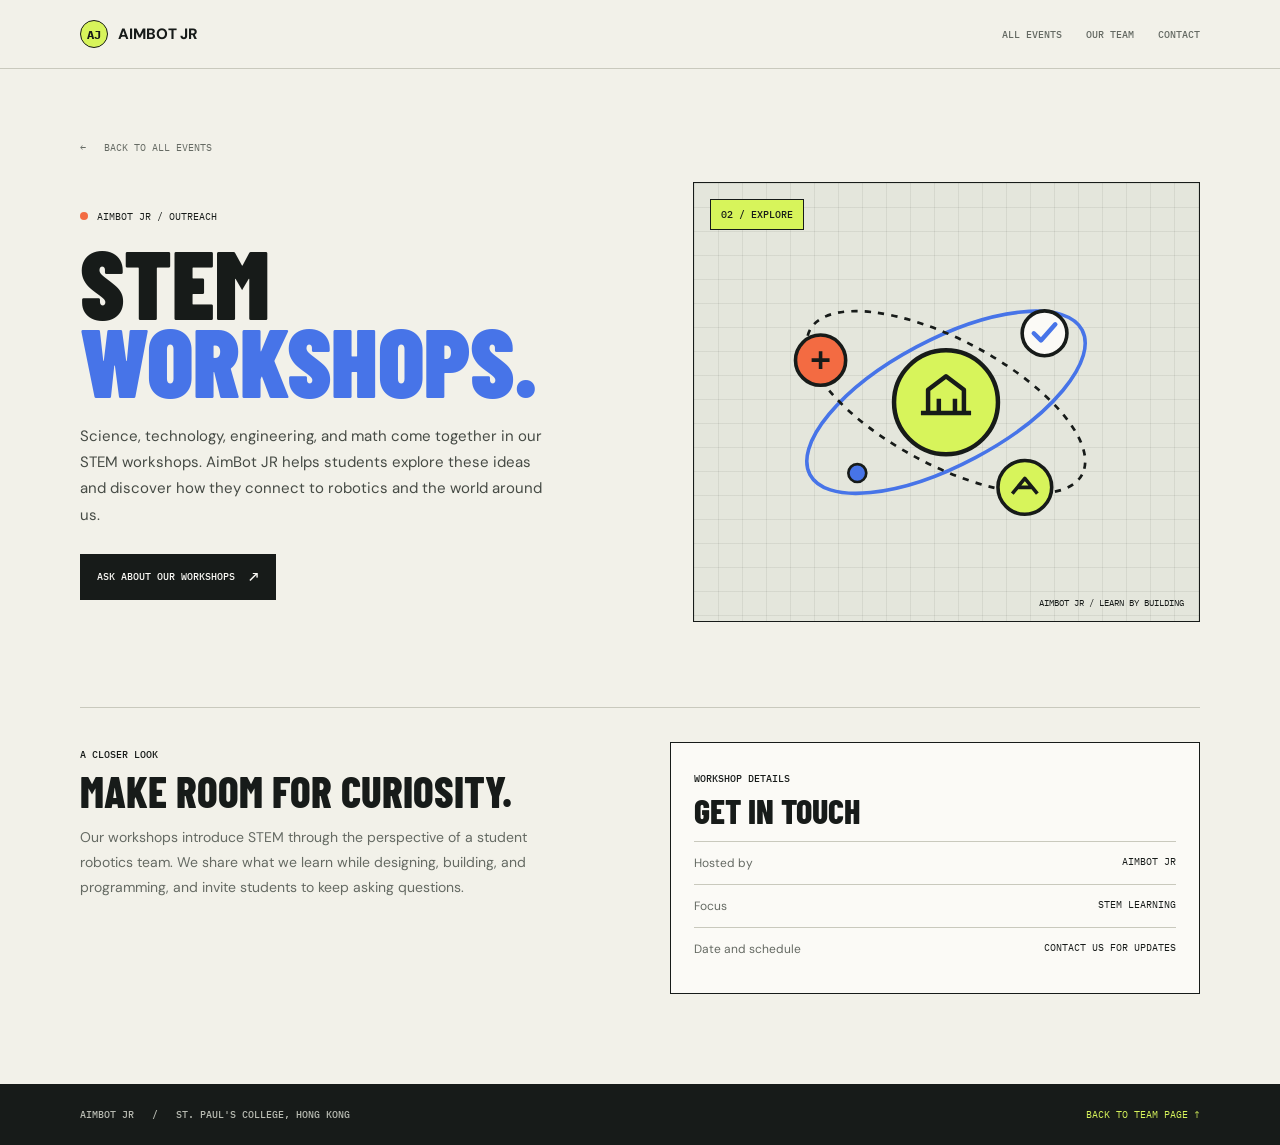
<file: FTC Website/stem-workshops.html>
<!DOCTYPE html>
<html lang="en">
<head>
	<meta charset="UTF-8">
	<meta name="viewport" content="width=device-width, initial-scale=1.0">
	<meta name="description" content="Explore AimBot JR's STEM workshops and student learning activities.">
	<meta name="theme-color" content="#f2f1e9">
	<title>STEM Workshops — AimBot JR</title>
	<link rel="stylesheet" href="event-pages.css">
</head>
<body>
	<header class="topbar">
		<nav class="nav wrap" aria-label="Main navigation">
			<a class="brand" href="index.html"><span class="brand-mark">AJ</span> AIMBOT JR</a>
			<div class="nav-links"><a href="index.html#events">All events</a><a href="index.html#about">Our team</a><a href="index.html#contact">Contact</a></div>
		</nav>
	</header>
	<main class="event-main wrap">
		<a class="crumb" href="index.html#events">← &nbsp; Back to all events</a>
		<section class="event-hero" aria-labelledby="event-title">
			<div>
				<span class="event-kicker">AimBot JR / Outreach</span>
				<h1 id="event-title">STEM <span>Workshops.</span></h1>
				<p class="event-summary">Science, technology, engineering, and math come together in our STEM workshops. AimBot JR helps students explore these ideas and discover how they connect to robotics and the world around us.</p>
				<a class="button" href="mailto:spcaimbotjr@gmail.com?subject=AimBot%20JR%20STEM%20Workshops">Ask about our workshops <span aria-hidden="true">↗</span></a>
			</div>
			<div class="event-art">
				<span class="event-tag">02 / Explore</span>
				<svg viewBox="0 0 480 360" role="img" aria-labelledby="art-title">
					<title id="art-title">Illustration of connected STEM concepts orbiting a central idea</title>
					<ellipse cx="240" cy="180" rx="172" ry="70" transform="rotate(-28 240 180)" fill="none" stroke="#4774e8" stroke-width="4"/>
					<ellipse cx="240" cy="180" rx="172" ry="70" transform="rotate(28 240 180)" fill="none" stroke="#171b19" stroke-width="3" stroke-dasharray="7 8"/>
					<circle cx="240" cy="180" r="58" fill="#d7f45b" stroke="#171b19" stroke-width="5"/>
					<path d="M220 192v-26l20-15 20 15v26h-40zm-8 0h56m-36-16v16m18-16v16" fill="none" stroke="#171b19" stroke-width="5" stroke-linejoin="round"/>
					<circle cx="100" cy="133" r="28" fill="#f36b42" stroke="#171b19" stroke-width="4"/>
					<path d="M90 133h20m-10-10v20" stroke="#171b19" stroke-width="4"/>
					<circle cx="350" cy="103" r="25" fill="#fbfaf6" stroke="#171b19" stroke-width="4"/>
					<path d="m338 103 8 8 16-18" fill="none" stroke="#4774e8" stroke-width="5" stroke-linecap="round" stroke-linejoin="round"/>
					<circle cx="328" cy="275" r="30" fill="#d7f45b" stroke="#171b19" stroke-width="4"/>
					<path d="m314 282 14-17 14 17m-22-7h16" fill="none" stroke="#171b19" stroke-width="4" stroke-linejoin="round"/>
					<circle cx="141" cy="259" r="10" fill="#4774e8" stroke="#171b19" stroke-width="3"/>
				</svg>
			</div>
		</section>
		<section class="details" aria-label="Workshop information">
			<div><span class="eyebrow">A closer look</span><h2>Make room for curiosity.</h2><p>Our workshops introduce STEM through the perspective of a student robotics team. We share what we learn while designing, building, and programming, and invite students to keep asking questions.</p></div>
			<div class="detail-box"><span class="detail-label">Workshop details</span><h2>Get in touch</h2><div class="detail-row"><span>Hosted by</span><span>AimBot JR</span></div><div class="detail-row"><span>Focus</span><span>STEM learning</span></div><div class="detail-row"><span>Date and schedule</span><span>Contact us for updates</span></div></div>
		</section>
	</main>
	<footer><div class="footer wrap"><span class="footer-note">AimBot JR &nbsp; / &nbsp; St. Paul's College, Hong Kong</span><a href="index.html">Back to team page ↑</a></div></footer>
</body>
</html>
</file>
<file: FTC Website/event-pages.css>
@import url('https://fonts.googleapis.com/css2?family=Barlow+Condensed:wght@600;700;800;900&family=DM+Sans:wght@400;500;600;700&family=IBM+Plex+Mono:wght@400;500;600&display=swap');

:root {
	--paper: #f2f1e9;
	--ink: #171b19;
	--muted: #656a63;
	--line: #c9c9bd;
	--lime: #d7f45b;
	--orange: #f36b42;
	--blue: #4774e8;
	--white: #fbfaf6;
	--mono: 'IBM Plex Mono', monospace;
	--sans: 'DM Sans', sans-serif;
	--display: 'Barlow Condensed', Impact, sans-serif;
}

*, *::before, *::after { box-sizing: border-box; }
html { scroll-behavior: smooth; }
body { margin: 0; background: var(--paper); color: var(--ink); font-family: var(--sans); }
a { color: inherit; }
.wrap { width: min(1120px, calc(100% - 48px)); margin-inline: auto; }
.topbar { position: sticky; z-index: 5; top: 0; background: rgba(242,241,233,.94); backdrop-filter: blur(12px); border-bottom: 1px solid var(--line); }
.nav { min-height: 68px; display: flex; align-items: center; justify-content: space-between; gap: 20px; }
.brand { display: inline-flex; align-items: center; gap: 10px; font-size: 15px; font-weight: 800; text-decoration: none; }
.brand-mark { width: 28px; height: 28px; display: grid; place-items: center; border: 1px solid var(--ink); border-radius: 50%; background: var(--lime); font: 700 12px var(--mono); }
.nav-links { display: flex; gap: 24px; align-items: center; }
.nav-links a, .eyebrow, .event-tag, .detail-label, .footer-note { font: 500 10px var(--mono); text-transform: uppercase; text-decoration: none; }
.nav-links a { color: var(--muted); }
.nav-links a:hover, .nav-links a:focus-visible { color: var(--ink); }
.event-main { padding: 66px 0 90px; }
.crumb { display: inline-block; margin-bottom: 28px; color: var(--muted); font: 10px var(--mono); text-decoration: none; text-transform: uppercase; }
.crumb:hover { color: var(--blue); }
.event-hero { display: grid; grid-template-columns: 1.05fr .95fr; align-items: center; gap: 52px; }
.event-kicker { display: inline-flex; align-items: center; gap: 9px; margin-bottom: 20px; font: 10px var(--mono); text-transform: uppercase; }
.event-kicker::before { width: 8px; height: 8px; border-radius: 50%; background: var(--orange); content: ''; }
h1 { max-width: 650px; margin: 0; font: 900 96px/.82 var(--display); letter-spacing: 0; text-transform: uppercase; }
h1 span { color: var(--blue); }
.event-summary { max-width: 470px; margin: 23px 0 26px; color: #464b45; font-size: 15px; line-height: 1.75; }
.button { display: inline-flex; align-items: center; gap: 14px; min-height: 46px; padding: 0 17px; background: var(--ink); color: var(--white); font: 500 10px var(--mono); text-decoration: none; text-transform: uppercase; transition: background .2s ease, transform .2s ease; }
.button:hover { transform: translateY(-2px); background: var(--blue); }
.button span { font-size: 16px; }
.event-art { position: relative; display: grid; place-items: center; min-height: 440px; padding: 30px; overflow: hidden; border: 1px solid var(--ink); background-color: #e4e6dc; background-image: linear-gradient(rgba(23,27,25,.07) 1px, transparent 1px), linear-gradient(90deg, rgba(23,27,25,.07) 1px, transparent 1px); background-size: 24px 24px; }
.event-art::after { position: absolute; right: 15px; bottom: 13px; content: 'AIMBOT JR / LEARN BY BUILDING'; font: 9px var(--mono); }
.event-art svg { width: min(100%, 430px); height: auto; }
.event-tag { position: absolute; top: 16px; left: 16px; z-index: 1; padding: 8px 10px; border: 1px solid var(--ink); background: var(--lime); }
.details { display: grid; grid-template-columns: 1fr 1fr; gap: 60px; margin-top: 85px; padding-top: 34px; border-top: 1px solid var(--line); }
.details h2 { margin: 9px 0 14px; font: 800 43px/.9 var(--display); text-transform: uppercase; }
.details p { max-width: 500px; color: var(--muted); font-size: 14px; line-height: 1.8; }
.detail-box { padding: 23px; border: 1px solid var(--ink); background: var(--white); }
.detail-box h2 { font-size: 34px; }
.detail-row { display: flex; justify-content: space-between; gap: 20px; padding: 13px 0; border-top: 1px solid var(--line); font-size: 12px; }
.detail-row span:first-child { color: var(--muted); }
.detail-row span:last-child { font: 10px var(--mono); text-align: right; text-transform: uppercase; }
footer { padding: 24px 0; background: var(--ink); color: var(--white); }
.footer { display: flex; justify-content: space-between; align-items: center; gap: 20px; }
.footer-note { color: #b7bab1; }
.footer a { color: var(--lime); font: 10px var(--mono); text-decoration: none; text-transform: uppercase; }
@media (max-width: 760px) {
	.wrap { width: min(100% - 36px, 560px); }
	.event-main { padding: 40px 0 65px; }
	.event-hero { grid-template-columns: 1fr; gap: 32px; }
	h1 { font-size: 74px; }
	.event-art { min-height: 330px; }
	.details { grid-template-columns: 1fr; gap: 24px; margin-top: 58px; }
}
@media (max-width: 420px) {
	.nav-links { gap: 14px; }
	.nav-links a { font-size: 9px; }
	.brand { font-size: 13px; }
	h1 { font-size: 62px; }
	.event-art { min-height: 270px; padding: 18px; }
	.footer { align-items: flex-start; flex-direction: column; }
}
@media (prefers-reduced-motion: reduce) { *, *::before, *::after { scroll-behavior: auto !important; transition-duration: .01ms !important; } }
</file>
